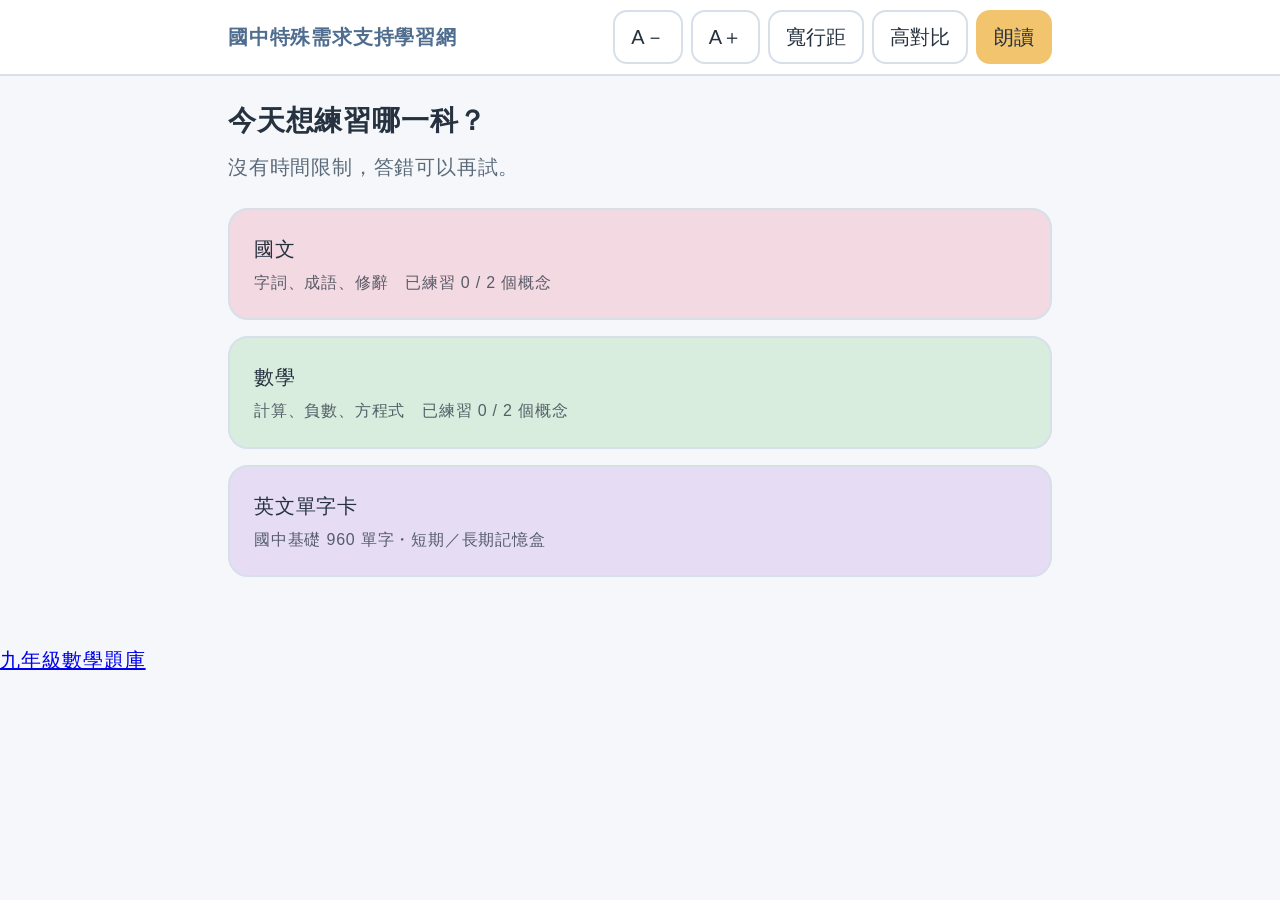
<file: index.html>
<!DOCTYPE html>
<html lang="zh-Hant">
<head>
<meta charset="utf-8">
<meta name="viewport" content="width=device-width, initial-scale=1">
<title>國中特殊需求支持學習網</title>
<link rel="stylesheet" href="style.css">
</head>
<body>
<header><div class="wrap">
<a class="logo" href="#">國中特殊需求支持學習網</a>
<div class="tools" role="group" aria-label="閱讀輔助設定">
<button id="fm" aria-label="縮小字體">A－</button><button id="fp" aria-label="放大字體">A＋</button>
<button id="sp" aria-pressed="false">寬行距</button><button id="hc" aria-pressed="false">高對比</button><button id="rd" aria-pressed="true">朗讀</button>
</div></div></header>
<main><div class="wrap" id="app"></div></main>
<!-- 新增科目時，在這裡多加一行 script -->
<script src="data/chinese.js"></script>
<script src="data/english.js"></script>
<script src="data/math.js"></script>
  <a href="math9/">九年級數學題庫</a>
<script src="app.js"></script>
</body>
</html>
</file>
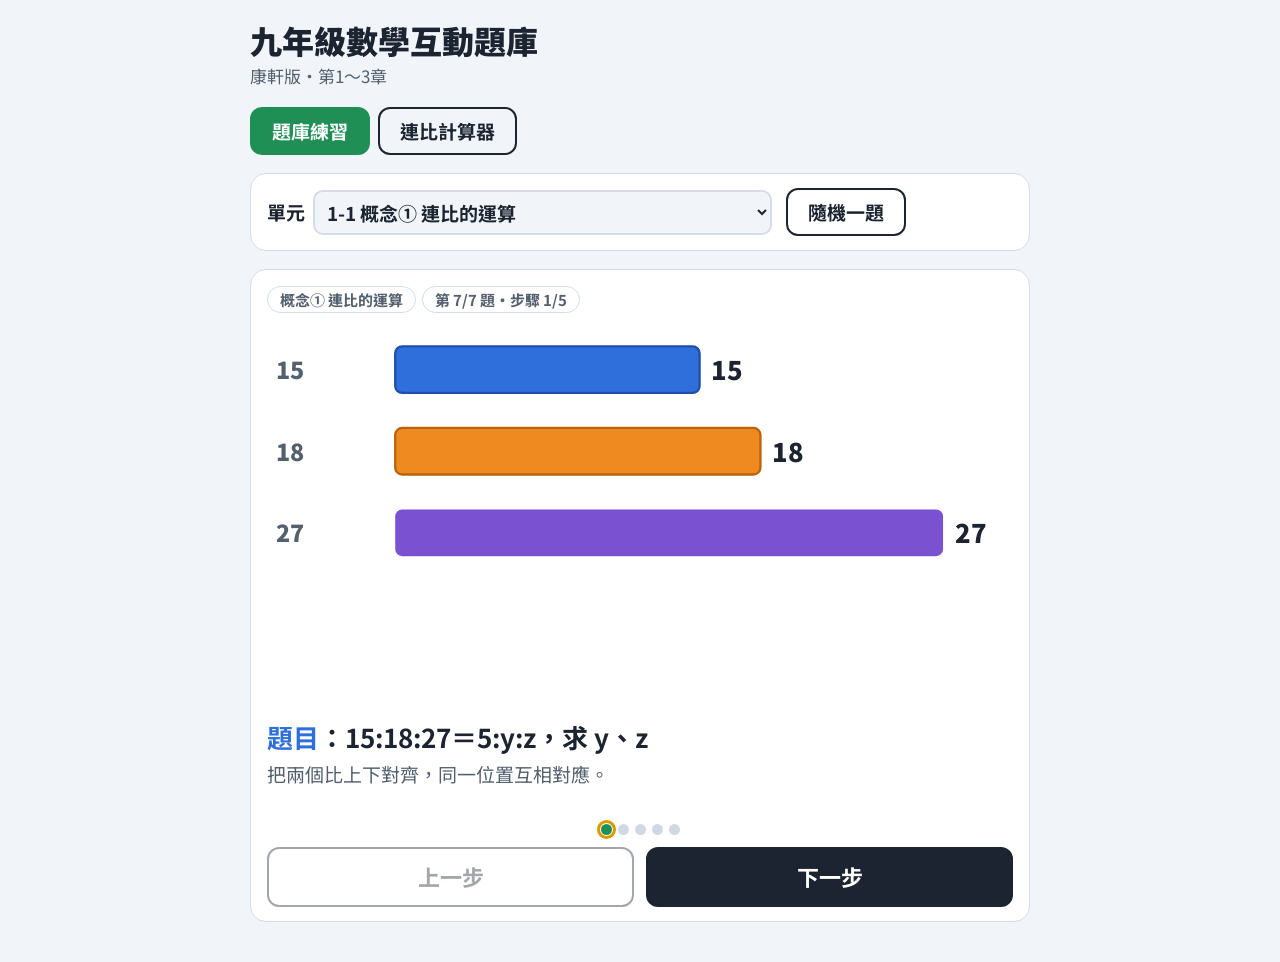
<file: math9/index.html>
<!doctype html>
<html lang="zh-Hant"><head><meta charset="utf-8">
<meta name="viewport" content="width=device-width,initial-scale=1,viewport-fit=cover">
<title>九年級數學互動題庫</title>
<link rel="stylesheet" href="https://fonts.googleapis.com/css2?family=Noto+Sans+TC:wght@400;500;700;900&display=swap">
<style>
:root{--font:"Noto Sans TC","PingFang TC","Microsoft JhengHei",system-ui,sans-serif;--bg:#f1f5fa;--panel:#fff;--room:#e6f3e8;--ink:#1b2430;--ink2:#53606f;--line:#d3dce7;--blue:#2f6fdb;--blue-d:#1f4fa8;--orange:#ee8a1f;--orange-d:#b9640a;--violet:#7a52d1;--green:#1f8f55;--amber:#d99a00;--btn:#1b2430;--btn-ink:#fff;--pip:#cfd8e3;--err:#b3261e}
@media (prefers-color-scheme:dark){:root{--bg:#10151c;--panel:#1a212b;--room:#1b2b21;--ink:#eaf0f7;--ink2:#a4b0bf;--line:#2e3846;--blue:#6aa0ff;--blue-d:#8cb7ff;--orange:#ffa94d;--orange-d:#ffb869;--violet:#a98bff;--green:#4ed08a;--amber:#ffc83d;--btn:#eaf0f7;--btn-ink:#10151c;--pip:#3a4554;--err:#ff9a92;color-scheme:dark}}
*{box-sizing:border-box}
body{margin:0;background:var(--bg);color:var(--ink);font-family:var(--font);font-size:18px;line-height:1.6;padding:max(20px,env(safe-area-inset-top)) max(16px,env(safe-area-inset-right)) 40px max(16px,env(safe-area-inset-left))}
main{max-width:780px;margin:0 auto;display:flex;flex-direction:column;gap:18px}
h1{margin:0;font-size:32px;font-weight:900;line-height:1.25}
header p{margin:2px 0 0;color:var(--ink2);font-size:17px}
.tabs{display:flex;gap:8px}
.picker,.stage{background:var(--panel);border:1px solid var(--line);border-radius:16px;padding:14px 16px;display:flex;flex-direction:column;gap:10px}
.picker form,.row{display:flex;flex-wrap:wrap;align-items:center;gap:10px 14px}
label{font-weight:700;font-size:19px;display:flex;align-items:center;gap:8px}
select,.num{font:inherit;border:2px solid var(--line);border-radius:10px;background:var(--bg);color:var(--ink);padding:6px 8px;max-width:100%}
.num{width:3ch;font-size:26px;font-weight:700;text-align:center;box-sizing:content-box}
.sep{font-size:24px;font-weight:700;color:var(--ink2)}
.btn{font:inherit;font-weight:700;font-size:19px;min-height:48px;padding:6px 20px;border-radius:12px;border:2px solid var(--btn);background:var(--btn);color:var(--btn-ink);cursor:pointer}
.btn.ghost{background:transparent;color:var(--ink)}
.btn.on{background:var(--green);border-color:var(--green);color:#fff}
.btn:disabled{opacity:.4;cursor:not-allowed}
button:focus-visible,select:focus-visible,input:focus-visible{outline:3px solid var(--amber);outline-offset:2px}
#msg{margin:0;min-height:1.4em;color:var(--err);font-size:16px}
.stage.done{background:var(--room);border-color:var(--green)}
.chip{font-size:15px;font-weight:700;padding:2px 12px;border-radius:99px;border:1.5px solid var(--line);color:var(--ink2);margin-right:6px}
svg{width:100%;height:auto;display:block}svg text{font-family:var(--font)}
.i1{fill:var(--blue);stroke:var(--blue-d);stroke-width:2}.i2{fill:var(--orange);stroke:var(--orange-d);stroke-width:2}.i3{fill:var(--violet)}
#cap{min-height:96px}#cap .main{margin:0;font-size:26px;font-weight:700;line-height:1.45}#cap .sub{margin:4px 0 0;font-size:19px;color:var(--ink2)}
b.t1{color:var(--blue)}b.t2{color:var(--orange-d)}b.t3{color:var(--violet)}b.g{color:var(--green)}
.nav{display:grid;grid-template-columns:1fr 1fr;gap:12px}.nav .btn{min-height:60px;font-size:22px}
.pips{grid-column:1/-1;display:flex;gap:6px;justify-content:center}
.pip{width:11px;height:11px;border-radius:50%;background:var(--pip)}.pip.on{background:var(--green)}.pip.cur{outline:3px solid var(--amber);outline-offset:1px}
[hidden]{display:none!important}
@media (max-width:520px){h1{font-size:26px}#cap .main{font-size:22px}}
</style></head><body>
<main>
<header><h1>九年級數學互動題庫</h1><p>康軒版・第1～3章</p></header>
<div class="tabs"><button class="btn on" id="tBank">題庫練習</button><button class="btn ghost" id="tCalc">連比計算器</button></div>

<section class="picker" id="pBank"><form onsubmit="return false">
<label>單元 <select id="sel"></select></label>
<button class="btn ghost" type="button" id="rnd">隨機一題</button></form></section>

<section class="picker" id="pCalc" hidden><form onsubmit="return false" class="row">
<label>x:y＝<input class="num" id="a" value="2" maxlength="2"><span class="sep">:</span><input class="num" id="b" value="3" maxlength="2"></label>
<label>y:z＝<input class="num" id="c" value="4" maxlength="2"><span class="sep">:</span><input class="num" id="d" value="5" maxlength="2"></label>
<button class="btn" type="button" id="go">計算連比</button></form><p id="msg" role="status"></p></section>

<section class="stage" id="stage">
<div><span class="chip" id="c1"></span><span class="chip" id="c2"></span></div>
<svg id="svg" viewBox="0 0 640 330" role="img" aria-label="圖示"></svg>
<div id="cap" aria-live="polite"><p class="main" id="m"></p><p class="sub" id="s"></p></div>
<div class="nav"><div class="pips" id="pips"></div>
<button class="btn ghost" id="prev">上一步</button><button class="btn" id="next">下一步</button></div>
</section>
</main>
<script>
(function(){'use strict';
var $=function(i){return document.getElementById(i)};
var esc=function(t){return String(t).replace(/[&<>]/g,function(c){return{'&':'&amp;','<':'&lt;','>':'&gt;'}[c]})};
var S=[],st=0,mode='bank',units=[],qi=0,chip1='',chip2='';
/* ---- 圖形 ---- */
function bars(arr,cls){var mx=Math.max.apply(null,arr),h='',n=arr.length,u=470/mx,names=['x','y','z'];
 arr.forEach(function(v,i){var y=30+i*70;h+='<text x="10" y="'+(y+28)+'" font-size="22" font-weight="900" fill="var(--ink2)">'+names[i]+'</text><rect class="i'+(i%3+1)+'" x="50" y="'+y+'" width="'+(v*u)+'" height="40" rx="6"/><text x="'+(60+v*u)+'" y="'+(y+29)+'" font-size="22" font-weight="900" fill="var(--ink)">'+v+'</text>'});return h}
function tri(){return '<polygon points="320,20 100,300 540,300" fill="none" stroke="var(--ink2)" stroke-width="3"/><line x1="232" y1="132" x2="408" y2="132" stroke="var(--orange)" stroke-width="4"/><g font-size="22" font-weight="900" fill="var(--ink)"><text x="312" y="14">A</text><text x="68" y="312">B</text><text x="548" y="312">C</text><text x="204" y="138">D</text><text x="416" y="138">E</text></g><text x="320" y="120" font-size="18" text-anchor="middle" fill="var(--orange-d)">DE ∥ BC</text>'}
/* ---- 舞台 ---- */
function show(){var p=S[st],i,h='';$('c1').textContent=chip1;$('c2').textContent=chip2+(S.length?'步驟 '+(st+1)+'/'+S.length:'');
 $('svg').innerHTML=p.svg||'';$('svg').hidden=!p.svg;$('m').innerHTML=p.m;$('s').innerHTML=p.s||'';
 for(i=0;i<S.length;i++)h+='<i class="pip'+(i<=st?' on':'')+(i===st?' cur':'')+'"></i>';$('pips').innerHTML=h;
 $('prev').disabled=st===0;$('next').disabled=st===S.length-1;$('next').textContent=st===S.length-1?'完成':'下一步';
 $('stage').classList.toggle('done',st===S.length-1)}
function go(d){var n=st+d;if(n<0||n>=S.length)return;st=n;show()}
/* ---- 題庫 ---- */
function loadQ(){var u=units[$('sel').value];if(u.items){chip1=u.label.split('｜')[1];chip2='第 '+(qi+1)+'/'+u.items.length+' 題・';S=u.items[qi]();st=0;show();return}var q=u.qs[qi],a=q[1],k=a.lastIndexOf('→'),svg='',m,t,
 r=a.match(/(\d+):(\d+):(\d+)/g);
 if(/連比/.test(u.label)&&r){var nn=r[r.length-1].split(':').map(Number);if(Math.max.apply(null,nn)<=40)svg=bars(nn)}
 if(/1-2.*(② 平行線|④ 三角形兩邊)/.test(u.label))svg=tri();
 chip1=u.label.split('｜')[1];chip2='第 '+(qi+1)+'/'+u.qs.length+' 題・';
 S=[{m:'<b class="t1">題目</b>：'+esc(q[0]),s:'先自己想一想，再按「下一步」。',svg:svg}];
 if(k>0)S.push({m:'<b class="t2">解題想法</b>',s:esc(a.slice(0,k).replace(/[；，\s]+$/,'')),svg:svg});
 S.push({m:'答案：<b class="g">'+esc(k>0?a.slice(k+1).trim():a)+'</b>',s:'按「隨機一題」或換單元繼續練習。',svg:svg});
 st=0;show()}
function pick(){var u=units[$('sel').value];qi=Math.floor(Math.random()*(u.items||u.qs).length);loadQ()}
/* ---- 連比計算器 ---- */
function gcd(x,y){return y?gcd(y,x%y):x}
function calc(){var a=+$('a').value,b=+$('b').value,c=+$('c').value,d=+$('d').value,v=[a,b,c,d].every(function(n){return n>=1&&n<=9});
 if(!v){$('msg').textContent='請輸入 1 到 9 之間的數字。';return}$('msg').textContent='';
 var L=b*c/gcd(b,c),x=a*L/b,y=L,z=d*L/c,m1=L/b,m2=L/c;chip1='連比計算器';chip2='';
 S=[{m:'已知 <b class="t1">x:y＝'+a+':'+b+'</b>，<b class="t2">y:z＝'+c+':'+d+'</b>。',s:'兩個比裡都有 y，但 y 的份數不同（'+b+' 和 '+c+'）。',svg:bars([a,b],0)},
 {m:'第一步：把兩個 y 變成一樣多。',s:''+b+' 和 '+c+' 的最小公倍數是 <b class="g">'+L+'</b>。',svg:bars([a,b])},
 {m:'第二步：x:y 同乘 '+m1+'，y:z 同乘 '+m2+'。',s:'x:y＝'+a+'×'+m1+' : '+b+'×'+m1+'＝<b class="t1">'+x+':'+y+'</b>；y:z＝'+c+'×'+m2+' : '+d+'×'+m2+'＝<b class="t2">'+y+':'+z+'</b>',svg:bars([x,y,z])},
 {m:'連比 x:y:z＝<b class="g">'+x+':'+y+':'+z+'</b>',s:'y 一樣大，就能把兩個比接在一起。',svg:bars([x,y,z])}];
 st=0;show()}
/* ===== 學習單式逐步教學引擎 ===== */
function gcd(x,y){return y?gcd(y,x%y):x}
var P=function(m,s,svg){return{m:m,s:s,svg:svg}},b1=function(t){return '<b class="t1">'+t+'</b>'},b2=function(t){return '<b class="t2">'+t+'</b>'},bg=function(t){return '<b class="g">'+t+'</b>'};
function bn(nm,a){var mx=Math.max.apply(null,a),u=Math.min(470/mx,60),h='';a.forEach(function(v,i){var y=20+i*70;h+='<text x="8" y="'+(y+28)+'" font-size="20" font-weight="900" fill="var(--ink2)">'+nm[i]+'</text><rect class="i'+(i%3+1)+'" x="110" y="'+y+'" width="'+v*u+'" height="40" rx="6"/><text x="'+(120+v*u)+'" y="'+(y+29)+'" font-size="22" font-weight="900" fill="var(--ink)">'+v+'</text>'});return h}
var T2=function(r){return r.v.join(':')+'＝'+r.n.join(':')};
function R2(sp,pre,q0){
 var r1={v:sp[0].split(''),n:[sp[1],sp[2]]},r2={v:sp[3].split(''),n:[sp[4],sp[5]]},
 sh=r1.v.filter(function(v){return r2.v.indexOf(v)>=0})[0],s1=r1.n[r1.v.indexOf(sh)],s2=r2.n[r2.v.indexOf(sh)],L=s1*s2/gcd(s1,s2),k1=L/s1,k2=L/s2,
 a1=r1.n.map(function(n){return n*k1}),a2=r2.n.map(function(n){return n*k2}),res={};
 r1.v.forEach(function(v,i){res[v]=a1[i]});r2.v.forEach(function(v,i){res[v]=a2[i]});
 var rv=['x','y','z'].filter(function(v){return v in res}),rn=rv.map(function(v){return res[v]});
 var f=[P(b1('題目')+'：'+(q0||'已知 '+T2(r1)+'，'+T2(r2)+'，求 '+rv.join(':')),'目標：把兩個比合成一個連比。')];
 var rest=[P(b1('找共同字母')+'：兩個比都有「'+sh+'」',sh+' 在第一個比是 '+s1+' 份，在第二個比是 '+s2+' 份，份數不同，不能直接接起來。'),
 P('把「'+sh+'」變成一樣多',s1+' 和 '+s2+' 的最小公倍數是 '+bg(L)+(L===s1*s2?'（'+s1+'×'+s2+'）':'')+'。'),
 P(b1('第一個比')+' 同乘 '+k1,T2(r1)+'：'+r1.n.map(function(n){return n+'×'+k1}).join(' : ')+' ＝ '+a1.join(':'),bn(r1.v,a1)),
 P(b2('第二個比')+' 同乘 '+k2,T2(r2)+'：'+r2.n.map(function(n){return n+'×'+k2}).join(' : ')+' ＝ '+a2.join(':'),bn(r2.v,a2)),
 P('合併：'+sh+' 都是 '+L+'，三個字母排在一起','連比 '+rv.join(':')+'＝'+bg(rn.join(':')),bn(rv,rn)),
 P('驗算',a1.join(':')+' 同除以 '+k1+' 得 '+r1.n.join(':')+'；'+a2.join(':')+' 同除以 '+k2+' 得 '+r2.n.join(':')+'，都和題目相同。',bn(rv,rn))];
 return f.concat(pre||[],rest)}
function REL(rl){var tx=function(r){return (r[0]>1?r[0]:'')+r[1]+'＝'+(r[2]>1?r[2]:'')+r[3]},sp=[],pre;
 pre=[P(b2('先把等式改成比'),'口訣：兩邊係數對調。'+rl.map(function(r){return tx(r)+' → '+r[1]+':'+r[3]+'＝'+r[2]+':'+r[0]+'（驗算 '+r[2]+'×'+r[0]+'＝'+r[0]+'×'+r[2]+'）'}).join('；'))];
 rl.forEach(function(r){sp.push(r[1]+r[3],r[2],r[0])});
 return R2(sp,pre,'x、y、z 皆不為 0，且 '+rl.map(tx).join('，')+'，求 x:y:z')}
function SC(o){var base=o.base,S,nm,vals,p,q,ki,pp,qq,rs,unk;
 if(o.mult){nm=o.names;p=o.mult;vals=base.map(function(x){return x*p});
  return [P(b1('題目')+'：'+o.q,'原本的比是 '+base.join(':')+'，現在要做 '+p+' 份。',bn(nm,base)),
  P(b2('找倍數'),'1 份變成 '+p+' 份，每一項都要乘 '+bg(p)+'，比例才不會變。',bn(nm,base)),
  P('每一項都乘 '+p,nm.map(function(x,i){return x+'：'+base[i]+'×'+p+'＝'+vals[i]+o.unit}).join('；'),bn(nm,vals)),
  P(bg('答案')+'：'+vals.join(':'),'連比 '+base.join(':')+'＝'+vals.join(':'),bn(nm,vals))]}
 ki=o.tgt.findIndex(function(t){return typeof t==='number'});p=o.tgt[ki];q=base[ki];var g=gcd(p,q);pp=p/g;qq=q/g;rs=qq===1?''+pp:pp+'/'+qq;
 vals=base.map(function(x){return x*pp/qq});nm=o.tgt.map(String);unk=o.tgt.filter(function(t){return typeof t==='string'});
 return [P(b1('題目')+'：'+base.join(':')+'＝'+o.tgt.join(':')+'，求 '+unk.join('、'),'把兩個比上下對齊，同一位置互相對應。',bn(base.map(String),base)),
 P(b2('找已知的一項'),'第 '+(ki+1)+' 項：原本是 '+q+' 份，現在是 '+p+'。',bn(base.map(String),base)),
 P(b1('算倍數 r'),'r＝'+p+'÷'+q+'＝'+bg(rs)+'（每項都要乘 '+rs+'）'),
 P('每一項都乘 r',o.tgt.map(function(t,i){return typeof t==='string'?t+'＝'+base[i]+'×'+rs+'＝'+vals[i]:null}).filter(Boolean).join('；'),bn(nm.map(function(x,i){return typeof o.tgt[i]==='string'?x+'＝':x}),vals)),
 P(bg('答案')+'：'+o.tgt.map(function(t,i){return typeof t==='string'?t+'＝'+vals[i]:''}).filter(Boolean).join('，'),'檢查：'+vals.join(':')+' 約分後等於 '+base.join(':')+'。',bn(nm,vals))]}
function AP(o){var nm=o.names,r=o.r,sm=r.reduce(function(a,b){return a+b}),R=o.total/sm,v=r.map(function(x){return x*R}),
 S=[P(b1('題目')+'：'+o.q,'比＝'+r.join(':')+'，總共 '+o.total+o.unit+'。',bn(nm,r)),
 P(b2('假設每一份是 r'),nm.map(function(x,i){return x+'＝'+r[i]+'r'}).join('，'),bn(nm,r)),
 P(b1('把各部分加起來＝總數'),r.map(function(x){return x+'r'}).join('＋')+'＝'+sm+'r＝'+o.total),
 P(b2('解 r'),sm+'r＝'+o.total+' → r＝'+o.total+'÷'+sm+'＝'+bg(R)),
 P(b1('把 r 代回去'),nm.map(function(x,i){return x+'＝'+r[i]+'×'+R+'＝'+v[i]}).join('；'),bn(nm,v))];
 (o.ex||[]).forEach(function(e){var t=e[1].reduce(function(a,i){return a+v[i]},0);S.push(P(b2(e[0]),e[1].map(function(i){return v[i]}).join('＋')+'＝'+bg(t)))});
 S.push(P(bg('答案'),(o.ex?o.ex.map(function(e){return e[0]+'＝'+e[1].reduce(function(a,i){return a+v[i]},0)}):nm.map(function(x,i){return x+'＝'+v[i]+o.unit})).join('，')));return S}
function ptri(K,hl){var v=function(k,x,y,a){var t=K[k]!=null?K[k]:(k===hl?'？':'');return t===''?'':'<text x="'+x+'" y="'+y+'" font-size="20" font-weight="900" text-anchor="'+(a||'middle')+'" fill="'+(k===hl?'var(--orange-d)':'var(--blue)')+'">'+k+'＝'+t+'</text>'};
 return tri()+v('AD',210,70,'end')+v('DB',130,200,'end')+v('AE',430,70,'start')+v('EC',500,200,'start')+v('DE',320,158)+v('BC',320,324)+v('AB',20,100,'start')+v('AC',620,100,'end')}
var PR=[[['AD','DB'],['AE','EC']],[['AD','AB'],['AE','AC']],[['DB','AB'],['EC','AC']],[['AD','AB'],['DE','BC']],[['AE','AC'],['DE','BC']]],
OPS=[['AB','AD','DB','+'],['AD','AB','DB','-'],['DB','AB','AD','-'],['AC','AE','EC','+'],['AE','AC','EC','-'],['EC','AC','AE','-']];
function PL(g,ask){var K={},S=[],k;for(k in g)K[k]=g[k];
 var qt=Object.keys(g).map(function(k){return k+'＝'+g[k]}).join('、');
 S.push(P(b1('題目')+'：△ABC 中，D、E 在 AB、AC 上，DE∥BC，'+qt+'，求 '+ask.join('、'),'先把已知的長度標在圖上，橘色是要求的。',ptri(K,ask[0])));
 S.push(P(b2('找關係')+'：DE∥BC','平行線把兩邊截成比例線段：AD:DB＝AE:EC；AD:AB＝AE:AC；DB:AB＝EC:AC；AD:AB＝DE:BC。',ptri(K,ask[0])));
 function solve(T,d){var i,o,p,nm,n,val,ex,idx;
  for(i=0;i<OPS.length;i++){o=OPS[i];if(o[0]===T&&K[o[1]]!=null&&K[o[2]]!=null){val=o[3]==='+'?K[o[1]]+K[o[2]]:K[o[1]]-K[o[2]];K[T]=val;S.push(P(b1('先求 '+T)+'：線段'+(o[3]==='+'?'相加':'相減'),T+'＝'+o[1]+(o[3]==='+'?'＋':'－')+o[2]+'＝'+K[o[1]]+(o[3]==='+'?'＋':'－')+K[o[2]]+'＝'+bg(val),ptri(K,T)));return true}}
  for(i=0;i<PR.length;i++){p=PR[i];nm=[p[0][0],p[0][1],p[1][0],p[1][1]];n=nm.filter(function(x){return K[x]==null});
   if(nm.indexOf(T)>=0&&n.length===1){idx=nm.indexOf(T);var w=nm.map(function(x){return x===T?'？':K[x]});
    var e=[[1,2,3],[0,3,2],[0,3,1],[1,2,0]][idx];var A=nm[e[0]],B=nm[e[1]],C=nm[e[2]],ex=[idx===0||idx===3?1:0];
    var num=[[1,2,3],[0,3,2],[0,3,1],[1,2,0]][idx];var mul=idx===0?[1,2,3]:idx===1?[0,3,2]:idx===2?[0,3,1]:[1,2,0];
    val=Math.round(K[nm[mul[0]]]*K[nm[mul[1]]]/K[nm[mul[2]]]*100)/100;
    S.push(P(b1('寫文字比例'),nm[0]+':'+nm[1]+'＝'+nm[2]+':'+nm[3]+'　（已知三個、只有 '+T+' 不知道）',ptri(K,T)));
    S.push(P(b2('代入數字'),w[0]+':'+w[1]+'＝'+w[2]+':'+w[3]+'。外項積＝內項積，交叉相乘：'+nm[0]+'×'+nm[3]+'＝'+nm[1]+'×'+nm[2],ptri(K,T)));
    K[T]=val;S.push(P(bg('解出')+' '+T,T+'＝'+nm[mul[0]]+'×'+nm[mul[1]]+'÷'+nm[mul[2]]+'＝'+K[nm[mul[0]]]+'×'+K[nm[mul[1]]]+'÷'+K[nm[mul[2]]]+'＝'+bg(val),ptri(K,T)));return true}}
  if(d>2)return false;
  for(i=0;i<OPS.length;i++){o=OPS[i];if(o[0]!==T&&K[o[0]]==null&&K[o[1]]!=null&&K[o[2]]!=null){solve(o[0],d+1);return solve(T,d+1)}}return false}
 ask.forEach(function(T){solve(T,0)});
 S.push(P(bg('答案')+'：'+ask.map(function(k){return k+'＝'+K[k]}).join('，'),'DE∥BC 時，比例線段可以幫我們求出沒標出來的邊。',ptri(K,'')));return S}
var mk=function(a,f){return a.map(function(s){return function(){return f(s)}})};
var ENG=[
{label:'1-1 連比例｜概念① 連比的運算',items:mk([
 {names:['梅酒','檸檬汁','蘋果西打'],base:[5,1,3],mult:3,unit:'杯',q:'一壺雞尾酒：梅酒5杯、檸檬汁1杯、蘋果西打3杯。調3壺，各要幾杯？'},
 {names:['紅色','黃色','白色'],base:[1,2,4],mult:2,unit:'顆',q:'一團黏土：紅1顆、黃2顆、白4顆。調2團，各要幾顆？'},
 {base:[2,1,3],tgt:[4,'x','y']},{base:[2,3,4],tgt:[8,'y','z']},{base:[3,5,7],tgt:['x','y',14]},{base:[6,8,10],tgt:['x','y',5]},{base:[15,18,27],tgt:[5,'y','z']}],SC)},
{label:'1-1 連比例｜概念② 由兩個比求連比',items:mk([['xy',2,3,'yz',3,4],['xy',6,5,'xz',6,1],['xy',4,5,'yz',5,4],['xy',3,4,'xz',3,5],['xy',1,2,'yz',4,3],['xy',6,5,'xz',3,2],['xy',4,3,'yz',9,5],['xy',10,1,'xz',2,3],['xy',2,5,'xz',7,3],['xy',2,3,'yz',4,5],['xz',1,5,'yz',2,3],['xy',2,3,'xz',3,4],['xz',5,6,'yz',4,9],['xy',1,4,'yz',6,5],['xy',1,15,'yz',10,7]],function(s){return R2(s)})},
{label:'1-1 連比例｜概念③ 由兩數關係求連比',items:mk([[[1,'x',2,'y'],[3,'y',2,'z']],[[4,'x',3,'y'],[2,'y',3,'z']],[[5,'x',3,'y'],[2,'y',1,'z']],[[9,'x',1,'y'],[2,'x',3,'z']],[[3,'x',2,'z'],[3,'y',7,'z']],[[8,'x',5,'y'],[1,'x',4,'z']]],REL)},
{label:'1-1 連比例｜主題2 連比例式的應用問題',items:mk([
 {names:['Joeman','Andy','阿神'],r:[5,4,6],total:750,unit:'萬人',q:'三人訂閱數比 5:4:6，總數 750 萬人'},
 {names:['老農夫','大兒子','小兒子'],r:[3,10,2],total:60,unit:'箱',q:'採收箱數比 3:10:2，共 60 箱'},
 {names:['小A','小B','小C'],r:[6,7,5],total:900,unit:'元',q:'付款金額比 6:7:5，總金額 900 元'},
 {names:['AB','BC','CD'],r:[3,2,5],total:250,unit:'公分',q:'AB:BC＝3:2，BC:CD＝2:5（BC重疊只算一次），全長 AB+BC+CD＝250，求竹竿AB+BC、掃把BC+CD',ex:[['竹竿 AB+BC',[0,1]],['掃把 BC+CD',[1,2]]]}],AP)},
{label:'1-2 比例線段｜概念② 平行線截比例線段性質',items:mk([
 [{AD:3,DB:8,AE:6},['EC']],[{DB:6,EC:12,AD:2},['AE']],[{DB:9,AB:12,EC:12},['AC']],[{AE:2,AC:6,AD:1},['AB']],[{DE:6,BC:18,AD:3},['AB','DB']],[{AD:8,AB:12,DE:4},['BC']],[{DE:2,BC:3,AE:4},['AC','EC']],[{AD:6,AB:12,DE:5},['BC']],[{DE:3,BC:5,AD:6},['AB','DB']]],function(s){return PL(s[0],s[1])})}];
var H0='<optgroup label="★ 學習單逐步教學">';
ENG.forEach(function(u){units.push(u);H0+='<option value="'+(units.length-1)+'">'+esc(u.label.split('｜')[0].slice(0,3)+' '+u.label.split('｜')[1])+'</option>'});H0+='</optgroup>';

/* ---- 初始化 ---- */
function mode_(m){mode=m;$('pBank').hidden=m!=='bank';$('pCalc').hidden=m!=='calc';$('tBank').className='btn '+(m==='bank'?'on':'ghost');$('tCalc').className='btn '+(m==='calc'?'on':'ghost');m==='bank'?(units.length&&pick()):calc()}
$('tBank').onclick=function(){mode_('bank')};$('tCalc').onclick=function(){mode_('calc')};
$('sel').onchange=pick;$('rnd').onclick=pick;$('go').onclick=calc;$('prev').onclick=function(){go(-1)};$('next').onclick=function(){go(1)};
document.addEventListener('keydown',function(e){if(/INPUT|SELECT/.test(e.target.tagName))return;if(e.key==='ArrowLeft')go(-1);if(e.key==='ArrowRight')go(1)});
fetch('data/curriculum.json').then(function(r){return r.json()}).then(function(D){var h=H0;
 D.chapters.forEach(function(ch){ch.sections.forEach(function(se){h+='<optgroup label="'+esc(se.name)+'（簡版）">';se.topics.forEach(function(tp){tp.concepts.forEach(function(c){units.push({label:se.name+'｜'+c.name,qs:c.qs});h+='<option value="'+(units.length-1)+'">'+esc(c.name)+'</option>'})});h+='</optgroup>'})});
 $('sel').innerHTML=h;pick()}).catch(function(){S=[{m:'無法載入題目資料',s:'請確認 data/curriculum.json 在同一資料夾內。'}];st=0;show()});
})();
</script></body></html>
</file>
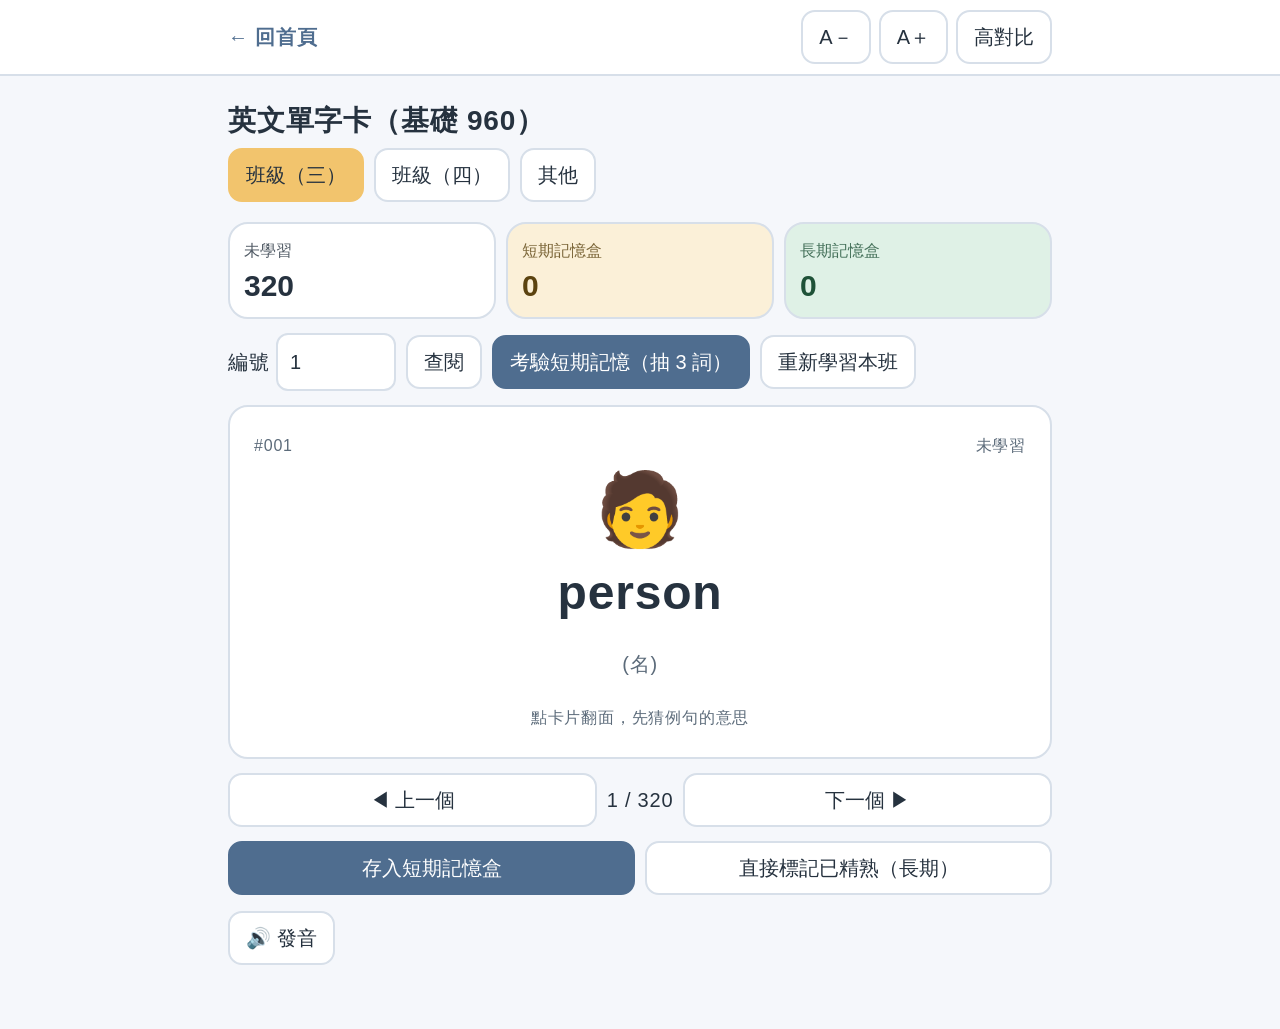
<file: vocab.html>
<!DOCTYPE html>
<html lang="zh-Hant">
<head>
<meta charset="utf-8">
<meta name="viewport" content="width=device-width, initial-scale=1">
<title>英文單字卡｜國中特殊需求支持學習網</title>
<link rel="stylesheet" href="style.css">
<link rel="stylesheet" href="vocab.css">
</head>
<body>
<header><div class="wrap">
<a class="logo" href="index.html">← 回首頁</a>
<div class="tools"><button id="fm" aria-label="縮小字體">A－</button><button id="fp" aria-label="放大字體">A＋</button><button id="hc" aria-pressed="false">高對比</button></div>
</div></header>
<main><div class="wrap">
<h2>英文單字卡（基礎 960）</h2>
<div class="chips" id="cls"></div>
<div class="stats">
<button class="stat s-un card" data-box="unlearned"><small>未學習</small><b id="n-un">0</b></button>
<button class="stat s-short card" data-box="short"><small>短期記憶盒</small><b id="n-short">0</b></button>
<button class="stat s-long card" data-box="long"><small>長期記憶盒</small><b id="n-long">0</b></button>
</div>
<div class="bar2">
<label>編號 <input id="jmp" type="number" min="1" inputmode="numeric"></label>
<button id="go">查閱</button>
<button id="chal" class="primary">考驗短期記憶（抽 3 詞）</button>
<button id="rst">重新學習本班</button>
</div>
<div class="panel fc" id="fc" tabindex="0" role="button" aria-label="點擊翻面">
<div class="top"><span id="bid"></span><span id="bst"></span></div>
<div id="front">
<p class="emo" id="emo" aria-hidden="true"></p><p class="word" id="w"></p><p class="pos" id="p"></p>
<p class="hint">點卡片翻面，先猜例句的意思</p>
</div>
<div id="back" hidden>
<div class="ex"><small>英文例句：</small><br><span id="ex"></span></div>
<div id="hid" style="text-align:center"><button id="rev">顯示中文釋義與翻譯</button></div>
<div id="shown" class="ex" hidden>釋義：<b id="df"></b><br>翻譯：<span id="tr"></span></div>
<p class="hint">再點一次翻回正面</p>
</div>
<span></span>
</div>
<div class="nav"><button id="pv">◀ 上一個</button><span id="pos2"></span><button id="nx">下一個 ▶</button></div>
<div class="two"><button id="toS" class="primary">存入短期記憶盒</button><button id="toL">直接標記已精熟（長期）</button></div>
<div class="row"><button id="say">🔊 發音</button></div>
</div></main>
<div class="ov" id="ovl" hidden><div class="dlg"><div class="row" style="margin:0 0 10px;justify-content:space-between"><b id="lt"></b><button id="lc">關閉</button></div><input id="q" placeholder="搜尋單字或中文" style="font:inherit;width:100%;padding:8px 12px;border:2px solid var(--line);border-radius:12px;background:var(--card);color:var(--ink)"><div id="lb"></div></div></div>
<div class="ov" id="ovc" hidden><div class="dlg"><div class="row" style="margin:0 0 10px;justify-content:space-between"><b>3 詞配對考驗</b><button id="cc">關閉</button></div><div id="cb"></div></div></div>
<script src="data/vocab960.js"></script>
<script src="vocab.js"></script>
</body>
</html>
</file>
<file: style.css>
:root{--bg:#f5f7fb;--card:#fff;--ink:#26323f;--sub:#5c6b7a;--main:#4f6d8f;--on:#fff;--acc:#f2c46d;--line:#d7dfe9;--ok:#2f7d5b;--okbg:#e3f3ea;--no:#a4513f;--nobg:#fbebe6;--fs:20px;--lh:1.9;--r:20px}
body.hc{--bg:#000;--card:#000;--ink:#fff;--sub:#fff;--main:#ffe14d;--on:#000;--line:#fff;--ok:#6dff9e;--okbg:#000;--no:#ff9a8a;--nobg:#000}
*{box-sizing:border-box}
body{margin:0;background:var(--bg);color:var(--ink);font:var(--fs)/var(--lh) "Noto Sans TC","PingFang TC","Microsoft JhengHei",sans-serif;letter-spacing:.04em}
.wrap{max-width:860px;margin:0 auto;padding:0 18px}
header{background:var(--card);border-bottom:2px solid var(--line);padding:10px 0}
header .wrap{display:flex;flex-wrap:wrap;gap:10px;align-items:center;justify-content:space-between}
.logo{color:var(--main);font-weight:700;text-decoration:none}
.tools{display:flex;flex-wrap:wrap;gap:8px}
button{font:inherit;cursor:pointer;border:2px solid var(--line);background:var(--card);color:var(--ink);border-radius:14px;padding:6px 16px;min-height:46px}
button[aria-pressed=true],button.on{background:var(--acc);border-color:var(--acc);color:#26323f}
button:focus-visible,a:focus-visible{outline:4px solid var(--acc);outline-offset:2px}
main{padding:24px 0 64px}
h2{font-size:1.4em;margin:0 0 6px;line-height:1.5}
.lead{color:var(--sub);margin:0 0 22px}
.crumb{font-size:.85em;color:var(--sub);margin-bottom:12px}
.crumb a{color:var(--main)}
.grid{display:grid;gap:16px}
.card{display:block;width:100%;text-align:left;background:var(--c,var(--card));color:#26323f;border:2px solid var(--line);border-radius:var(--r);padding:20px 24px}
body.hc .card{background:#000;color:#fff}
.card small{display:block;color:inherit;opacity:.75;font-size:.8em}
.chips{display:flex;flex-wrap:wrap;gap:10px;margin:0 0 20px}
.bar{height:12px;background:var(--line);border-radius:6px;overflow:hidden;margin:6px 0 18px}
.bar i{display:block;height:100%;background:var(--acc)}
.panel{background:var(--card);border:2px solid var(--line);border-radius:var(--r);padding:24px}
.q{font-size:1.2em;font-weight:500;margin:0 0 14px}
.opts{display:grid;gap:10px}
.opt{text-align:left;width:100%;padding:12px 18px}
.opt.good{background:var(--okbg);border-color:var(--ok);color:var(--ok)}
.opt.bad{background:var(--nobg);border-color:var(--no);color:var(--no);text-decoration:line-through}
.row{display:flex;flex-wrap:wrap;gap:10px;margin-top:16px}
.primary{background:var(--main);border-color:var(--main);color:var(--on)}
.msg{margin-top:14px;padding:12px 16px;border-radius:14px;border:2px solid var(--line)}
.msg.good{background:var(--okbg);border-color:var(--ok)}
.msg.bad{background:var(--nobg);border-color:var(--no)}
.score{font-size:2.4em;font-weight:700;margin:0}
@media print{header,.row,.crumb{display:none}}
</file>
<file: vocab.css>
.stats{display:grid;grid-template-columns:repeat(3,1fr);gap:10px;margin:14px 0}
.stat{text-align:left;padding:12px 14px;border-radius:var(--r)}
.stat b{display:block;font-size:1.5em;line-height:1.3}
.stat small{opacity:.8}
.s-short{background:#fbf0d8;color:#5b4310}.s-long{background:#dff1e6;color:#1f5238}.s-un{background:var(--card)}
body.hc .stat{background:#000;color:#fff}
.bar2{display:flex;flex-wrap:wrap;gap:10px;align-items:center;margin-bottom:14px}
.bar2 input{font:inherit;width:6em;padding:8px 12px;border:2px solid var(--line);border-radius:12px;background:var(--card);color:var(--ink)}
.fc{min-height:300px;display:flex;flex-direction:column;justify-content:space-between;cursor:pointer}
.fc .top{display:flex;justify-content:space-between;font-size:.8em;color:var(--sub)}
.word{font-size:2.4em;font-weight:700;text-align:center;margin:10px 0 0;line-height:1.3}
.pos{text-align:center;color:var(--sub)}
.ex{background:var(--bg);border-radius:14px;padding:12px 16px;margin:10px 0}
.hint{text-align:center;color:var(--sub);font-size:.8em;margin:0}
.nav{display:flex;gap:10px;align-items:center;justify-content:space-between;margin:14px 0}
.nav button{flex:1}
.two{display:grid;grid-template-columns:1fr 1fr;gap:10px}
.ov{position:fixed;inset:0;background:rgba(20,30,40,.55);display:flex;align-items:center;justify-content:center;padding:14px;z-index:9}
.ov[hidden]{display:none}
.dlg{background:var(--card);color:var(--ink);border-radius:var(--r);padding:20px;width:100%;max-width:520px;max-height:88vh;overflow:auto}
.li{display:flex;justify-content:space-between;align-items:center;gap:8px;padding:8px 0;border-bottom:1px solid var(--line)}
.m2{display:grid;grid-template-columns:1fr 1fr;gap:10px}
.m2 button{width:100%;text-align:left}
.m2 .sel{border-color:var(--main);background:var(--acc);color:#26323f}
.m2 .okk{border-color:var(--ok);background:var(--okbg);color:var(--ok)}
.m2 .bad{border-color:var(--no);background:var(--nobg)}
@media(max-width:520px){.stats{gap:6px}.word{font-size:2em}}
.emo{font-size:3.6em;text-align:center;line-height:1.2;margin:4px 0 0}
.lemo{font-size:1.6em;margin-right:6px}
</file>
